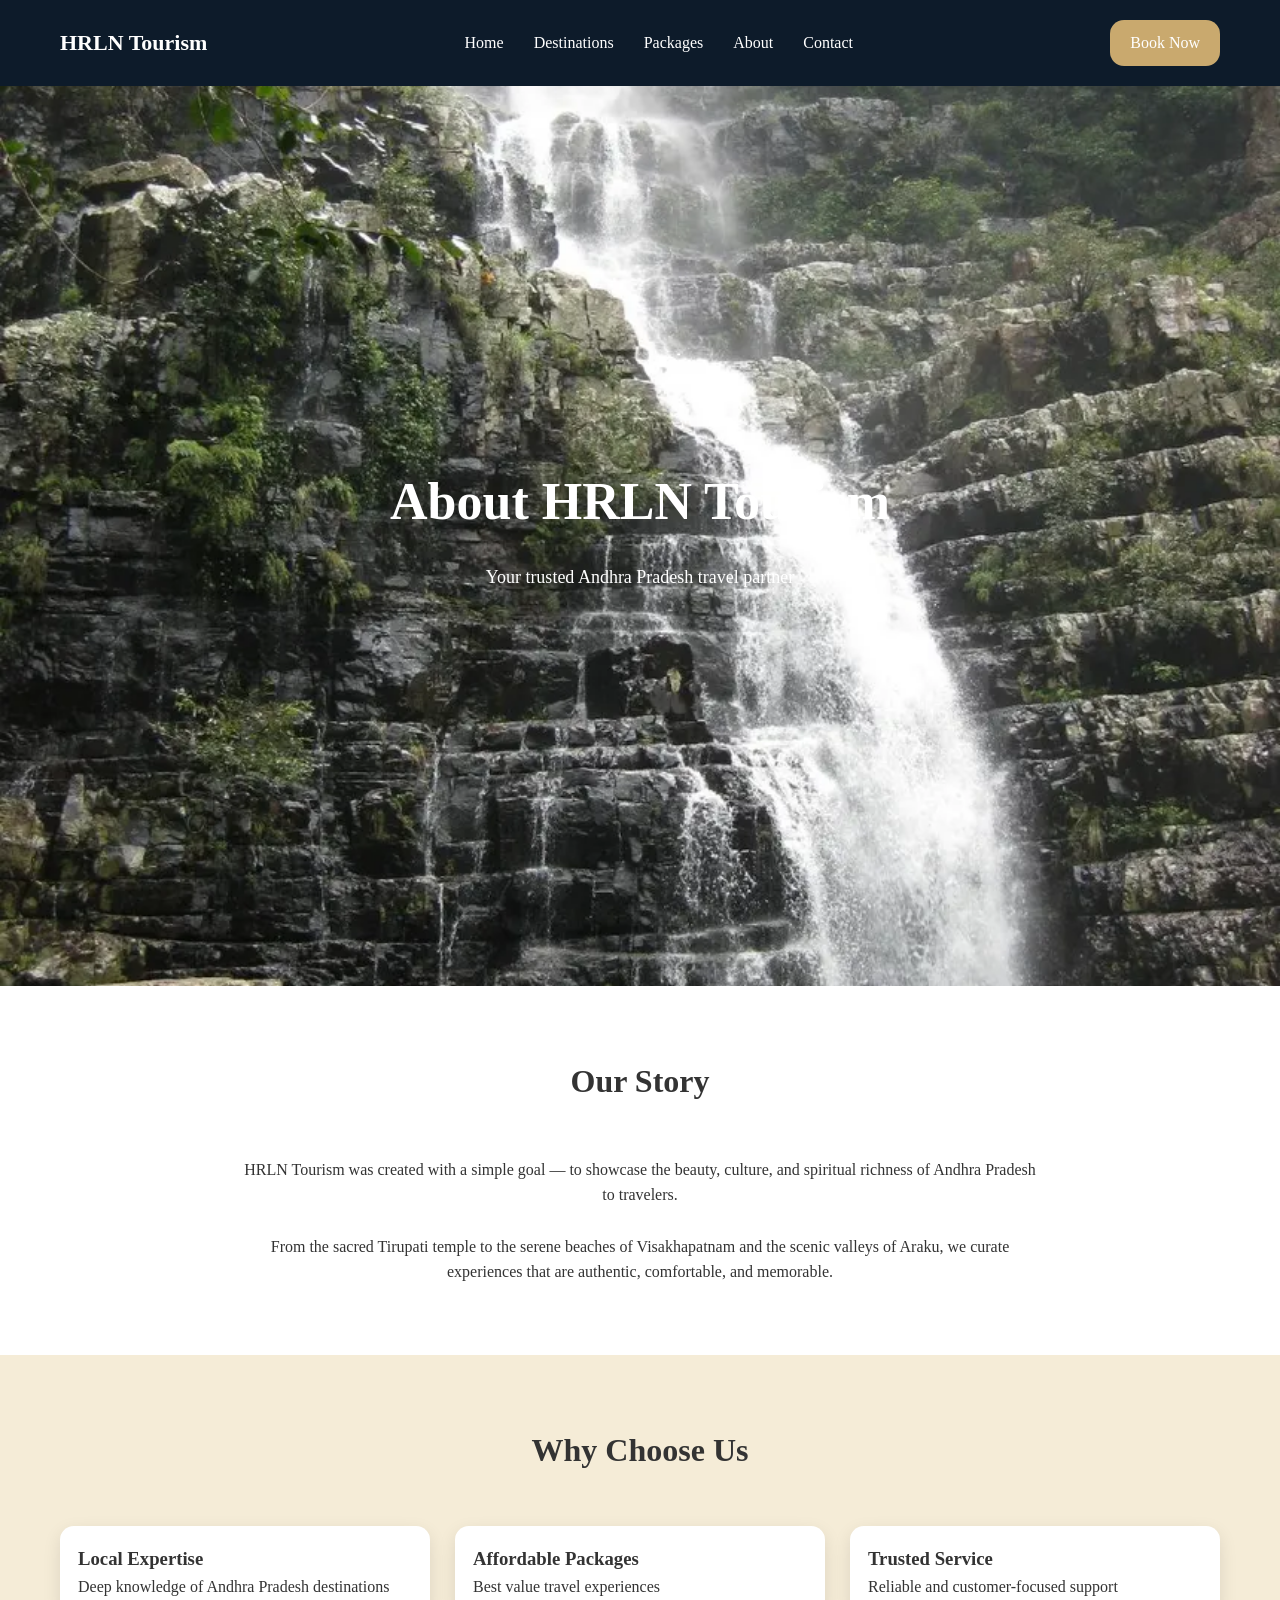
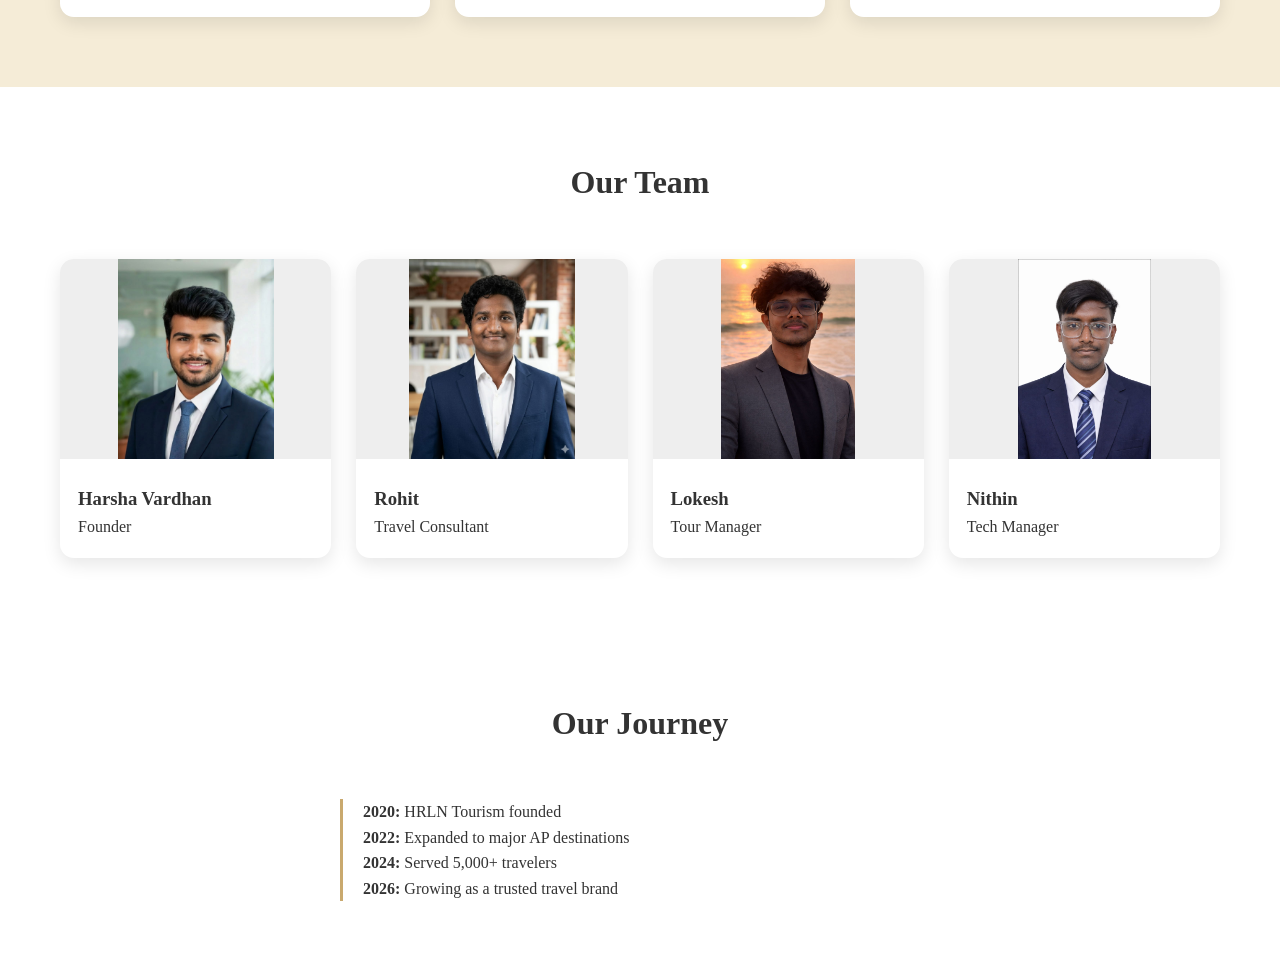
<file: about.html>
<!DOCTYPE html>
<html lang="en">
<head>
  <meta charset="UTF-8">
  <meta name="viewport" content="width=device-width, initial-scale=1.0">
  <title>About - HRLN Tourism</title>


  <link rel="stylesheet" href="style.css">

</head>

<body>

<!-- NAVBAR -->
<header class="navbar">
  <div class="logo">HRLN Tourism</div>
  <nav class="nav-links">
    <a href="index.html">Home</a>
    <a href="destinations.html">Destinations</a>
    <a href="packages.html">Packages</a>
    <a href="about.html">About</a>
    <a href="contact.html">Contact</a>
  </nav>
  <a href="packages.html" class="btn">Book Now</a>
</header>

<!-- HERO -->
<section class="hero" >
  <div>
    <h1>About HRLN Tourism</h1>
    <p>Your trusted Andhra Pradesh travel partner</p>
  </div>
</section>

<!-- COMPANY STORY -->
<section class="section">
  <h2 class="section-title">Our Story</h2>

  <div style="max-width:800px; margin:auto; text-align:center;">
    <p>
      HRLN Tourism was created with a simple goal — to showcase the beauty,
      culture, and spiritual richness of Andhra Pradesh to travelers.
    </p>
    <br>
    <p>
      From the sacred Tirupati temple to the serene beaches of Visakhapatnam
      and the scenic valleys of Araku, we curate experiences that are
      authentic, comfortable, and memorable.
    </p>
  </div>
</section>

<!-- WHY US -->
<section class="section" style="background:#F5ECD7;">
  <h2 class="section-title">Why Choose Us</h2>

  <div class="card-grid">

    <div class="card">
      <div class="card-content">
        <h3>Local Expertise</h3>
        <p>Deep knowledge of Andhra Pradesh destinations</p>
      </div>
    </div>

    <div class="card">
      <div class="card-content">
        <h3>Affordable Packages</h3>
        <p>Best value travel experiences</p>
      </div>
    </div>

    <div class="card">
      <div class="card-content">
        <h3>Trusted Service</h3>
        <p>Reliable and customer-focused support</p>
      </div>
    </div>

  </div>
</section>

<!-- TEAM -->
<section class="section">
  <h2 class="section-title">Our Team</h2>

  <div class="card-grid">

    <div class="card">
      <img src="me.jpeg">
      <div class="card-content">
        <h3>Harsha Vardhan</h3>
        <p>Founder</p>
      </div>
    </div>

    <div class="card">
      <img src="rohit.jpeg">
      <div class="card-content">
        <h3>Rohit</h3>
        <p>Travel Consultant</p>
      </div>
    </div>

    <div class="card">
      <img src="lokesh.jpeg">
      <div class="card-content">
        <h3>Lokesh</h3>
        <p>Tour Manager</p>
      </div>
    </div>

    <div class="card">
      <img src="nithin.jpeg">
      <div class="card-content">
        <h3>Nithin</h3>
        <p>Tech Manager</p>
      </div>
    </div>


  </div>
</section>

<!-- TIMELINE -->
<section class="section">
  <h2 class="section-title">Our Journey</h2>

  <div style="max-width:600px; margin:auto; border-left:3px solid #C9A96E; padding-left:20px;">
    <p><strong>2020:</strong> HRLN Tourism founded</p>
    <p><strong>2022:</strong> Expanded to major AP destinations</p>
    <p><strong>2024:</strong> Served 5,000+ travelers</p>
    <p><strong>2026:</strong> Growing as a trusted travel brand</p>
  </div>
</section>
<script>

  const images = [
    "fimg3.webp",
    "img1.webp",
    "img2.webp",
    "img3.webp",
    "img4.webp",
    "img5.webp",
    "img6.webp",
    "img7.webp",
    "img8.webp",
    "img9.webp",
    
  ];
  

  const hero = document.querySelector(".hero");

  const randomImage = images[Math.floor(Math.random() * images.length)];

  hero.style.background = `url('${randomImage}') center/cover no-repeat`;
</script>




</body>
</html>
</file>
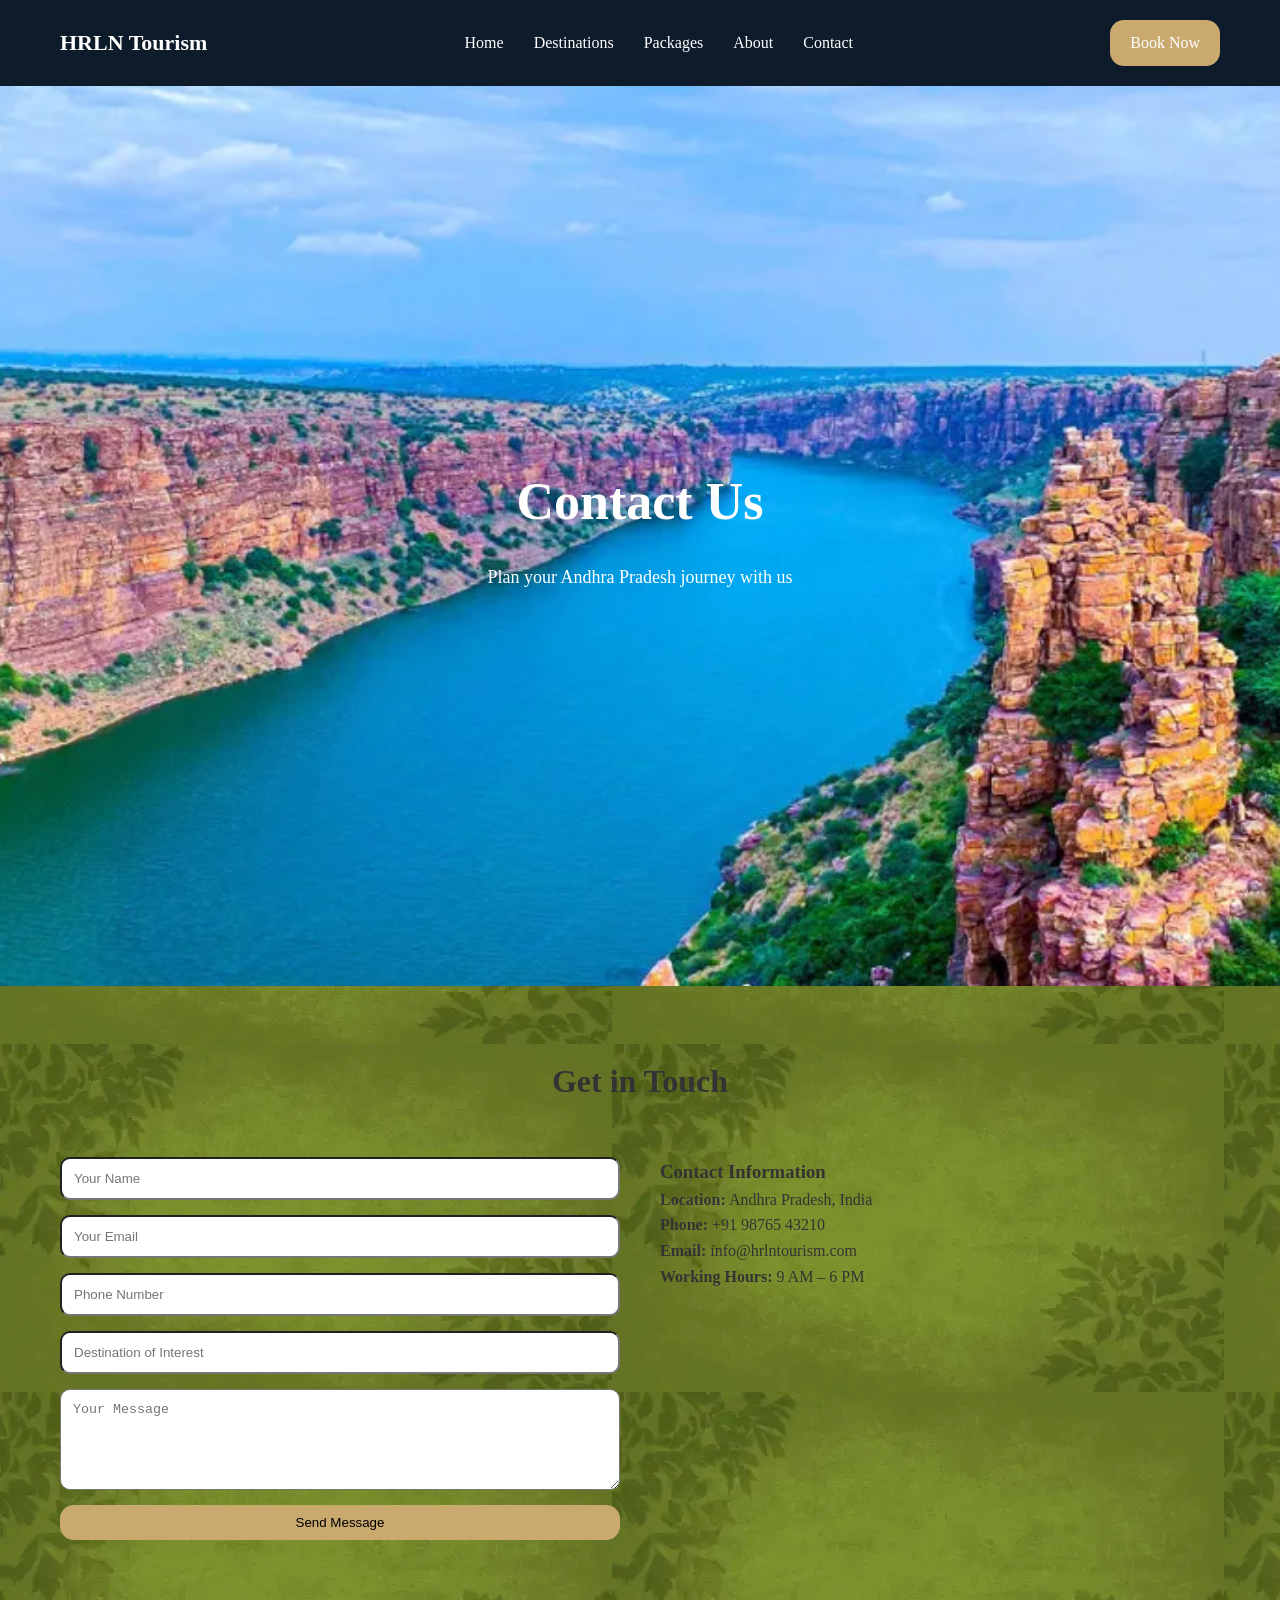
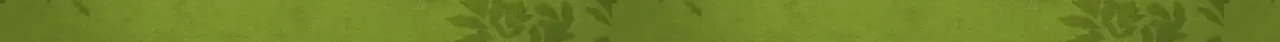
<file: contact.html>
<!DOCTYPE html>
<html lang="en">
<head>
  <meta charset="UTF-8">
  <meta name="viewport" content="width=device-width, initial-scale=1.0">
  <title>Contact - HRLN Tourism</title>


  <link rel="stylesheet" href="style.css">
  
</head>

<body style="background-image: url(background\ contact1.webp);">

<header class="navbar">
  <div class="logo">HRLN Tourism</div>
  <nav class="nav-links">
    <a href="index.html">Home</a>
    <a href="destinations.html">Destinations</a>
    <a href="packages.html">Packages</a>
    <a href="about.html">About</a>
    <a href="contact.html">Contact</a>
  </nav>
  <a href="packages.html" class="btn">Book Now</a>
</header>

<!-- HERO -->
<section class="hero" >
  <div>
    <h1>Contact Us</h1>
    <p>Plan your Andhra Pradesh journey with us</p>
  </div>
</section>

<!-- CONTACT SECTION -->
<section class="section">
  <h2 class="section-title">Get in Touch</h2>

  <div style="display:grid; grid-template-columns:1fr 1fr; gap:40px;">


    <form style="display:flex; flex-direction:column; gap:15px;">
      <input type="text" placeholder="Your Name" required style="padding:12px; border-radius: 10px;">
      <input type="email" placeholder="Your Email" required style="padding:12px; border-radius: 10px;">
      <input type="tel" placeholder="Phone Number" style="padding:12px; border-radius: 10px;">
      <input type="text" placeholder="Destination of Interest" style="padding:12px; border-radius: 10px;">
      <textarea placeholder="Your Message" rows="5" style="padding:12px; border-radius: 10px;"></textarea>
      <button class="btn">Send Message</button>
    </form>


    <div>
      <h3>Contact Information</h3>
      <p><strong>Location:</strong> Andhra Pradesh, India</p>
      <p><strong>Phone:</strong> +91 98765 43210</p>
      <p><strong>Email:</strong> info@hrlntourism.com</p>
      <p><strong>Working Hours:</strong> 9 AM – 6 PM</p>

      <br>


      <iframe 
        src="https://maps.google.com/maps?q=andhra%20pradesh&t=&z=6&ie=UTF8&iwloc=&output=embed"
        width="100%" height="250" style="border:0;">
      </iframe>
    </div>

  </div>
</section>
<script>

  const images = [
    "fimg3.webp",
    "img1.webp",
    "img2.webp",
    "img3.webp",
    "img4.webp",
    "img5.webp",
    "img6.webp",
    "img7.webp",
    "img8.webp",
    "img9.webp",
    
  ];
  

  const hero = document.querySelector(".hero");

  const randomImage = images[Math.floor(Math.random() * images.length)];

  hero.style.background = `url('${randomImage}') center/cover no-repeat`;
</script>




</body>
</html>
</file>
<file: style.css>
/* =========================
   HRLN Tours & Travels CSS (style.css)
   ========================= */




#loader{

  position:fixed;
  inset:0;

  width:100%;
  height:100vh;

  display:flex;
  justify-content:center;
  align-items:center;

  overflow:hidden;

  z-index:999999;

  background:
  linear-gradient(
    135deg,
    rgba(13,27,42,0.92),
    rgba(245,124,0,0.85)
  ),

  url('fimg3.webp') center/cover no-repeat;

  transition:opacity 1s ease,
  visibility 1s ease;

}

.loader-overlay{

  position:absolute;
  inset:0;

  backdrop-filter:blur(4px);

}

.loader-content{

  position:relative;

  z-index:2;

  text-align:center;

  color:white;

  animation:loaderFade 1.5s ease;

}

.loader-title{

  font-size:64px;

  font-family:'Playfair Display', serif;

  margin-top:30px;

  letter-spacing:2px;

  text-shadow:0 5px 20px rgba(0,0,0,0.35);

}

.loader-subtitle{

  margin-top:15px;

  font-size:24px;

  letter-spacing:4px;

  text-transform:uppercase;

  color:#FFE0B2;

}

.loader-circle{

  width:120px;
  height:120px;

  margin:auto;

  border-radius:50%;

  border:5px solid rgba(255,255,255,0.2);

  border-top:5px solid #fff;

  animation:spin 1.2s linear infinite;

  box-shadow:
  0 0 30px rgba(255,255,255,0.25);

}

.loader-line{

  width:220px;
  height:5px;

  margin:35px auto 0;

  border-radius:999px;

  overflow:hidden;

  background:rgba(255,255,255,0.15);

  position:relative;

}

.loader-line::before{

  content:'';

  position:absolute;

  left:-40%;
  top:0;

  width:40%;
  height:100%;

  background:white;

  animation:loadingBar 1.5s infinite ease;

}

.loader-hide{

  opacity:0;
  visibility:hidden;

}

@keyframes spin{

  100%{
    transform:rotate(360deg);
  }

}

@keyframes loadingBar{

  0%{
    left:-40%;
  }

  100%{
    left:100%;
  }

}

@keyframes loaderFade{

  from{
    opacity:0;
    transform:translateY(20px);
  }

  to{
    opacity:1;
    transform:translateY(0);
  }

}

@media(max-width:768px){

  .loader-title{
    font-size:38px;
  }

  .loader-subtitle{
    font-size:16px;
    letter-spacing:2px;
  }

  .loader-circle{
    width:90px;
    height:90px;
  }

}

/* RESET */
*{margin:0;padding:0;box-sizing:border-box;}

:root{
  --primary:#0D1B2A;
  --secondary:#C9A96E;
  --light:#F5ECD7;
  --white:#ffffff;
  --text:#333;
  --radius:14px;
}

body{
  font-family:'Cormorant Garamond', serif;
  color:var(--text);
  line-height:1.6;
}

h1,h2,h3{
  font-family:'Playfair Display', serif;
}

/* NAVBAR */
.navbar{
  display:flex;
  justify-content:space-between;
  align-items:center;
  padding:20px 60px;
  background:var(--primary);
  color:white;
  position:sticky;
  top:0;
  z-index:1000;
}

.logo{
  font-size:22px;
  font-weight:bold;
}

.nav-links{
  display:flex;
  gap:30px;
}

.nav-links a{
  color:white;
  text-decoration:none;
  position:relative;
}

.nav-links a::after{
  content:'';
  position:absolute;
  width:0;
  height:2px;
  background:var(--secondary);
  bottom:-6px;
  left:0;
  transition:0.3s;
}

.nav-links a:hover::after{
  width:100%;
}

.btn{
  background:var(--secondary);
  padding:10px 20px;
  border:none;
  border-radius:var(--radius);
  cursor:pointer;
  transition:0.3s;
}

.btn:hover{
  opacity:0.85;
   
}
a.btn {
  text-decoration: none;
  color: inherit;
}

/* HERO */
.hero{
  height:100vh;
  
  display:flex;
  align-items:center;
  justify-content:center;
  text-align:center;
  color:white;
}

.hero h1{
  font-size:52px;
}

.hero p{
  margin:20px 0;
  font-size:18px;
}

/* SECTIONS */
.section{
  padding:70px 60px;
}

.section-title{
  text-align:center;
  margin-bottom:50px;
  font-size:32px;
}

/* CARDS */
.card-grid{
  display:grid;
  grid-template-columns:repeat(auto-fit,minmax(260px,1fr));
  gap:25px;
}

.card{
  background:white;
  border-radius:var(--radius);
  overflow:hidden;
  box-shadow:0 6px 18px rgba(0,0,0,0.1);
  transition:0.3s;
}

.card:hover{
  transform:translateY(-10px);
}

.card img{
  width: 100%;
  height: 200px;       /* control size */
  object-fit: contain; /* shows full image */
  background: #eee;    /* optional: fills empty space */
}
.card-content{
  padding:18px;
}

/* FOOTER */
.footer{
  background:var(--primary);
  color:white;
  padding:50px;
  text-align:center;
}

/* RESPONSIVE */
@media(max-width:768px){
  .navbar{
    flex-direction:column;
    gap:15px;
  }

  .hero h1{
    font-size:34px;
  }
}
/* === POPUP OVERLAY === */
.popup-overlay {
  display: none;
  position: fixed;
  inset: 0;
  background: rgba(0, 0, 0, 0.65);
  z-index: 1000;
  justify-content: center;
  align-items: center;
}
.popup-overlay.active {
  display: flex;
}

/* === POPUP BOX — control size here === */
.popup-box {
  background: #fff;
  border-radius: 12px;
  width: 520px;          /* ← change width here */
  max-width: 90vw;
  max-height: 85vh;
  overflow-y: auto;
  position: relative;
}

.popup-close {
  position: absolute;
  top: 12px;
  right: 16px;
  font-size: 24px;
  cursor: pointer;
  background: none;
  border: none;
  color: #555;
  line-height: 1;
}
.popup-close:hover { color: #000; }

.popup-img {
  width: 100%;
  height: 220px;         /* ← change image height here */
  object-fit: cover;
  border-radius: 12px 12px 0 0;
}

.popup-body {
  padding: 24px;
}
.popup-body h2 {
  margin: 0 0 8px;
  font-family: 'Times new roman', serif;
  font-size: 24px;
}
.popup-body .popup-subtitle {
  color: #888;
  font-size: 14px;
  margin: 0 0 16px;
}
.popup-body .popup-desc {
  font-size: 15px;
  line-height: 1.7;
  color: #333;
  margin: 0 0 16px;
}
.popup-body .popup-details {
  display: flex;
  gap: 16px;
  flex-wrap: wrap;
  font-size: 14px;
  color: #555;
  border-top: 1px solid #eee;
  padding-top: 16px;
}
.popup-detail-item span {
  display: block;
  font-weight: 600;
  color: #222;
  font-size: 15px;
}
/* =========================
   HRLN Animations
   ========================= */

@keyframes fadeIn {
  from { opacity: 0; }
  to { opacity: 1; }
}

@keyframes fadeInUp {
  from {
    opacity: 0;
    transform: translateY(40px);
  }
  to {
    opacity: 1;
    transform: translateY(0);
  }
}

@keyframes float {
  0% { transform: translateY(0px); }
  50% { transform: translateY(-8px); }
  100% { transform: translateY(0px); }
}

/* Apply animations */
.hero h1 {
  animation: fadeInUp 1s ease forwards;
}

.hero p {
  animation: fadeInUp 1.3s ease forwards;
}

.btn {
  animation: fadeInUp 1.6s ease forwards;
}

.card {
  animation: fadeInUp 0.8s ease forwards;
}

    
   .tp-wrap{
  width:100%;
  max-width:600px;

  background:linear-gradient(
    135deg,
    #FFF3E0,
    #FFE0B2
  );

  padding:30px;
  border-radius:20px;

  box-shadow:0 10px 30px rgba(0,0,0,0.12);

  margin:auto;
}
 
    .tp-header {
      margin-bottom: 1.5rem;
    }
 
    .tp-title {
      font-size: 24px;
      font-weight: 600;
      color: #1a1a1a;
      margin-bottom: 4px;
      display: flex;
      align-items: center;
      gap: 10px;
    }
 
    .tp-title i {
      font-size: 24px;
      color: #b45309;
    }
 
    .tp-sub {
      font-size: 14px;
      color: #6b6b6b;
    }
 
    .tp-section {
     background: #FFF4E6;
      border: 1px solid #e2ddd5;
      border-radius: 14px;
      padding: 1.25rem;
      margin-bottom: 1rem;
    }
 
    .tp-section-label {
      font-size: 12px;
      font-weight: 600;
      color: #888;
      letter-spacing: 0.08em;
      text-transform: uppercase;
      margin-bottom: 1rem;
      display: flex;
      align-items: center;
      gap: 6px;
    }
 
    .tp-row {
      display: grid;
      grid-template-columns: 1fr 1fr;
      gap: 12px;
    }
 
    .tp-field {
      display: flex;
      flex-direction: column;
      gap: 6px;
    }
 
    .tp-field label {
      font-size: 14px;
      color: #555;
      display: flex;
      align-items: center;
      gap: 6px;
    }
 
    .tp-field label i {
      font-size: 16px;
      color: #888;
    }
 
    .tp-field input[type=number] {
      width: 100%;
      padding: 9px 12px;
      border: 1px solid #ddd;
      border-radius: 8px;
      font-size: 15px;
      color: #1a1a1a;
    background: #FFF4E6;
      outline: none;
      transition: border-color 0.2s;
    }
 
    .tp-field input[type=number]:focus {
      border-color: #b45309;
     background: #FFF4E6;
    }
 
    .tp-field .hint {
      font-size: 12px;
      color: #aaa;
    }
 
    .prefix-wrap {
      position: relative;
      display: flex;
      align-items: center;
    }
 
    .prefix-wrap .sym {
      position: absolute;
      left: 11px;
      font-size: 14px;
      color: #888;
      pointer-events: none;
      z-index: 1;
    }
 
    .prefix-wrap input {
      padding-left: 26px !important;
      width: 100%;
      padding: 9px 12px;
      border: 1px solid #ddd;
      border-radius: 8px;
      font-size: 15px;
      color: #1a1a1a;
      background: #fafafa;
      outline: none;
      transition: border-color 0.2s;
    }
 
    .prefix-wrap input:focus {
      border-color: #b45309;
    background: #FFF4E6;
    }
 
    .prefix-wrap input[readonly] {
      background: #FFF4E6;
      color: #888;
      cursor: not-allowed;
    }
 
    .tp-price-row {
      display: grid;
      grid-template-columns: 1fr 1fr;
      gap: 12px;
      margin-bottom: 12px;
    }
 
    .tp-price-field {
      display: flex;
      flex-direction: column;
      gap: 6px;
    }
 
    .tp-price-field label {
      font-size: 14px;
      color: #555;
      display: flex;
      align-items: center;
      gap: 6px;
    }
 
    .badge-half {
      font-size: 11px;
     background: #FFF4E6;
      color: #92400e;
      border-radius: 6px;
      padding: 2px 7px;
      font-weight: 600;
    }
 
    .breakdown {
      background: #FFF4E6;
      border: 1px solid #e2ddd5;
      border-radius: 14px;
      padding: 1.25rem;
      margin-top: 1rem;
    }
 
    .breakdown-title {
      font-size: 12px;
      font-weight: 600;
      color: #888;
      letter-spacing: 0.08em;
      text-transform: uppercase;
      margin-bottom: 1rem;
      display: flex;
      align-items: center;
      gap: 6px;
    }
 
    .breakdown-line {
      display: flex;
      justify-content: space-between;
      align-items: center;
      padding: 9px 0;
      border-bottom: 1px solid #e8e3db;
      font-size: 14px;
    }
 
    .breakdown-line:last-child {
      border-bottom: none;
    }
 
    .breakdown-line .label {
      color: #666;
      display: flex;
      align-items: center;
      gap: 6px;
    }
 
    .breakdown-line .label i {
      font-size: 15px;
      color: #999;
    }
 
    .breakdown-line .amount {
      font-weight: 600;
      color: #1a1a1a;
    }
 
    .total-card {
      margin-top: 1rem;
   background: #FFF4E6;
      border: 1.5px solid #d97706;
      border-radius: 14px;
      padding: 1.25rem;
      display: flex;
      justify-content: space-between;
      align-items: center;
    }
 
    .total-label {
      font-size: 16px;
      font-weight: 600;
      color: #1a1a1a;
      display: flex;
      align-items: center;
      gap: 8px;
    }
 
    .total-label i {
      font-size: 20px;
      color: #b45309;
    }
 
    .per-person-tag {
      display: inline-block;
      font-size: 12px;
      background: #dbeafe;
      color: #1e40af;
      border-radius: 6px;
      padding: 3px 10px;
      margin-top: 6px;
      font-weight: 500;
    }
 
    .total-amt {
      font-size: 28px;
      font-weight: 700;
      color: #b45309;
    }
 
    .empty-state {
      text-align: center;
      padding: 1.5rem;
      color: #bbb;
      font-size: 14px;
    }
 
    .empty-state i {
      font-size: 28px;
      display: block;
      margin-bottom: 8px;
    }
 
    @media (max-width: 480px) {
      .tp-row,
      .tp-price-row {
        grid-template-columns: 1fr;
      }
      .total-amt {
        font-size: 22px;
      }
    }
    .tp-field input[type=text],
.tp-field input[type=tel]{
  width:100%;
  padding:9px 12px;
  border:1px solid #ddd;
  border-radius:8px;
  font-size:15px;
  background:#fafafa;
  outline:none;
}

.tp-field input[type=text]:focus,
.tp-field input[type=tel]:focus{
  border-color:#b45309;
 background: #FFF4E6;
}
.final-book-btn{

  width:100%;
  margin-top:20px;

  padding:14px;

  border:none;
  border-radius:12px;

  background:#F57C00;
  color:white;

  font-size:18px;
  font-weight:bold;

  cursor:pointer;

  transition:0.1s;

}

.final-book-btn:hover{

  background:#E65100;
  transform:translateY(-2px);

}
</file>
